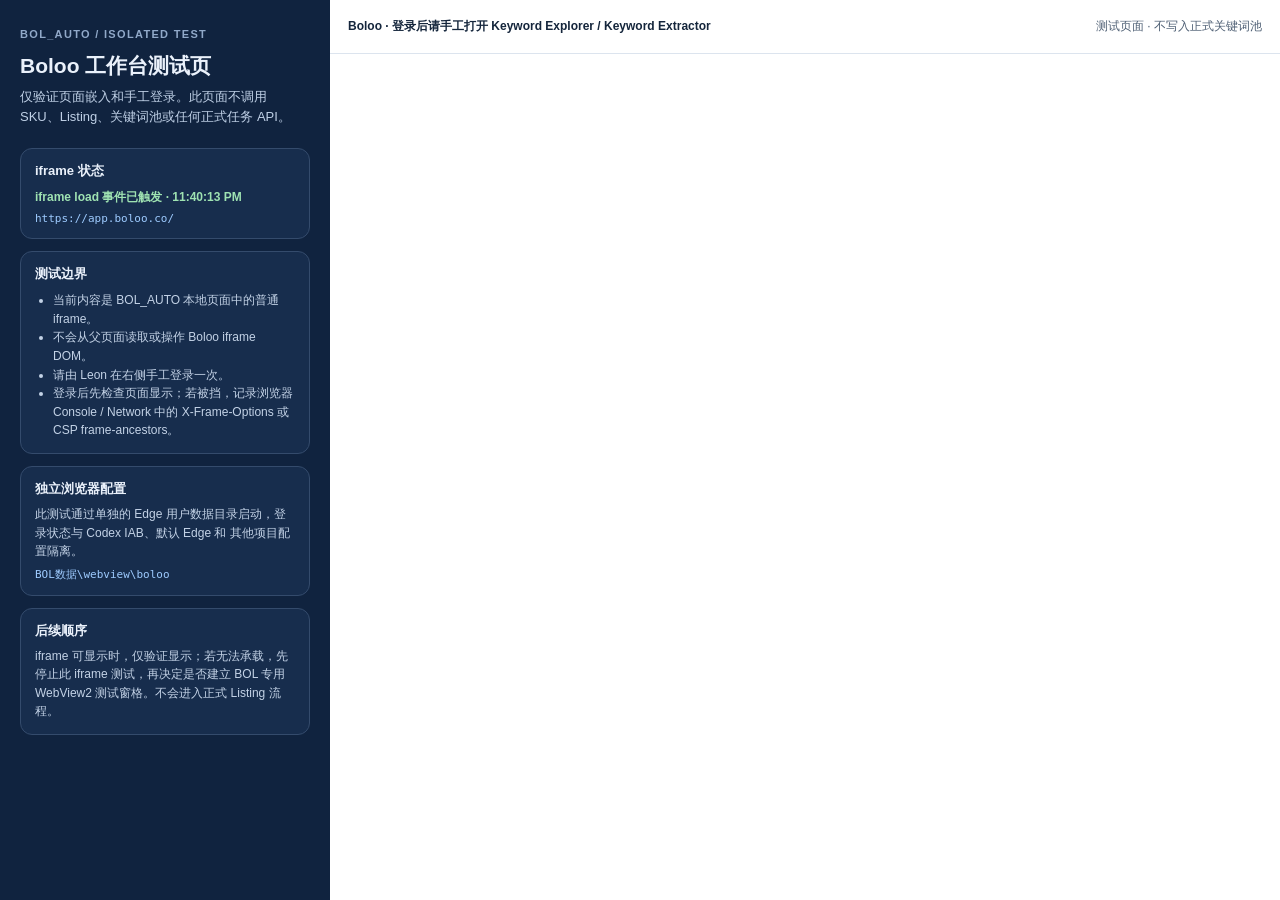
<file: listing-app-public-20261012/ui_shell/ui/boloo-test.html>
<!doctype html>
<html lang="zh-CN">
<head>
  <meta charset="utf-8">
  <meta name="viewport" content="width=device-width,initial-scale=1">
  <meta name="color-scheme" content="light">
  <title>Boloo 工作台测试页 · BOL_AUTO 隔离测试</title>
  <style>
    :root { color-scheme: light; font-family: "Segoe UI", "Microsoft YaHei", sans-serif; color: #17212f; background: #f3f6fb; }
    * { box-sizing: border-box; }
    body { margin: 0; height: 100vh; overflow: hidden; }
    .shell { display: grid; grid-template-columns: 330px minmax(0, 1fr); height: 100vh; }
    aside { padding: 24px 20px; background: #10233f; color: #eaf1fb; overflow: auto; }
    .eyebrow { color: #91a9c9; font-size: 11px; letter-spacing: .12em; font-weight: 700; }
    h1 { margin: 10px 0 8px; font-size: 21px; line-height: 1.3; }
    .lead { color: #bfd0e6; font-size: 13px; line-height: 1.55; margin: 0 0 20px; }
    .card { padding: 13px 14px; margin: 12px 0; border: 1px solid #344b6c; border-radius: 12px; background: #172d4d; }
    .card b { display: block; font-size: 13px; margin-bottom: 7px; }
    .card p, .card li { margin: 0; color: #c3d2e6; font-size: 12px; line-height: 1.55; }
    .card ul { margin: 8px 0 0; padding-left: 18px; }
    #frameStatus { margin-top: 8px; color: #ffdb8b; font-weight: 600; }
    .url { display: block; margin-top: 6px; color: #9ecbff; font: 11px Consolas, monospace; overflow-wrap: anywhere; }
    main { min-width: 0; display: grid; grid-template-rows: 54px minmax(0,1fr); background: white; }
    .toolbar { display: flex; align-items: center; justify-content: space-between; gap: 16px; padding: 0 18px; border-bottom: 1px solid #dce4ee; color: #4f6075; font-size: 12px; }
    .toolbar strong { color: #15263c; }
    iframe { width: 100%; height: 100%; border: 0; background: #fff; }
    @media (max-width: 800px) { .shell { grid-template-columns: 250px minmax(0,1fr); } aside { padding: 18px 14px; } }
  </style>
</head>
<body>
  <div class="shell">
    <aside>
      <span class="eyebrow">BOL_AUTO / ISOLATED TEST</span>
      <h1>Boloo 工作台测试页</h1>
      <p class="lead">仅验证页面嵌入和手工登录。此页面不调用 SKU、Listing、关键词池或任何正式任务 API。</p>
      <section class="card"><b>iframe 状态</b><p id="frameStatus" role="status">正在请求 Boloo 页面…</p><span class="url">https://app.boloo.co/</span></section>
      <section class="card"><b>测试边界</b><ul>
        <li>当前内容是 BOL_AUTO 本地页面中的普通 iframe。</li>
        <li>不会从父页面读取或操作 Boloo iframe DOM。</li>
        <li>请由 Leon 在右侧手工登录一次。</li>
        <li>登录后先检查页面显示；若被挡，记录浏览器 Console / Network 中的 X-Frame-Options 或 CSP frame-ancestors。</li>
      </ul></section>
      <section class="card"><b>独立浏览器配置</b><p>此测试通过单独的 Edge 用户数据目录启动，登录状态与 Codex IAB、默认 Edge 和 其他项目配置隔离。</p><span class="url">BOL数据\webview\boloo</span></section>
      <section class="card"><b>后续顺序</b><p>iframe 可显示时，仅验证显示；若无法承载，先停止此 iframe 测试，再决定是否建立 BOL 专用 WebView2 测试窗格。不会进入正式 Listing 流程。</p></section>
    </aside>
    <main>
      <header class="toolbar"><strong>Boloo · 登录后请手工打开 Keyword Explorer / Keyword Extractor</strong><span>测试页面 · 不写入正式关键词池</span></header>
      <iframe id="bolooFrame" title="Boloo isolated iframe test" src="https://app.boloo.co/" referrerpolicy="no-referrer"></iframe>
    </main>
  </div>
  <script>
    const status = document.getElementById('frameStatus');
    document.getElementById('bolooFrame').addEventListener('load', () => {
      status.textContent = `iframe load 事件已触发 · ${new Date().toLocaleTimeString()}`;
      status.style.color = '#9fe3b2';
    });
    document.getElementById('bolooFrame').addEventListener('error', () => {
      status.textContent = 'iframe error 事件触发；请检查浏览器 Console / Network 具体阻止原因。';
      status.style.color = '#ff9e9e';
    });
  </script>
</body>
</html>
</file>
